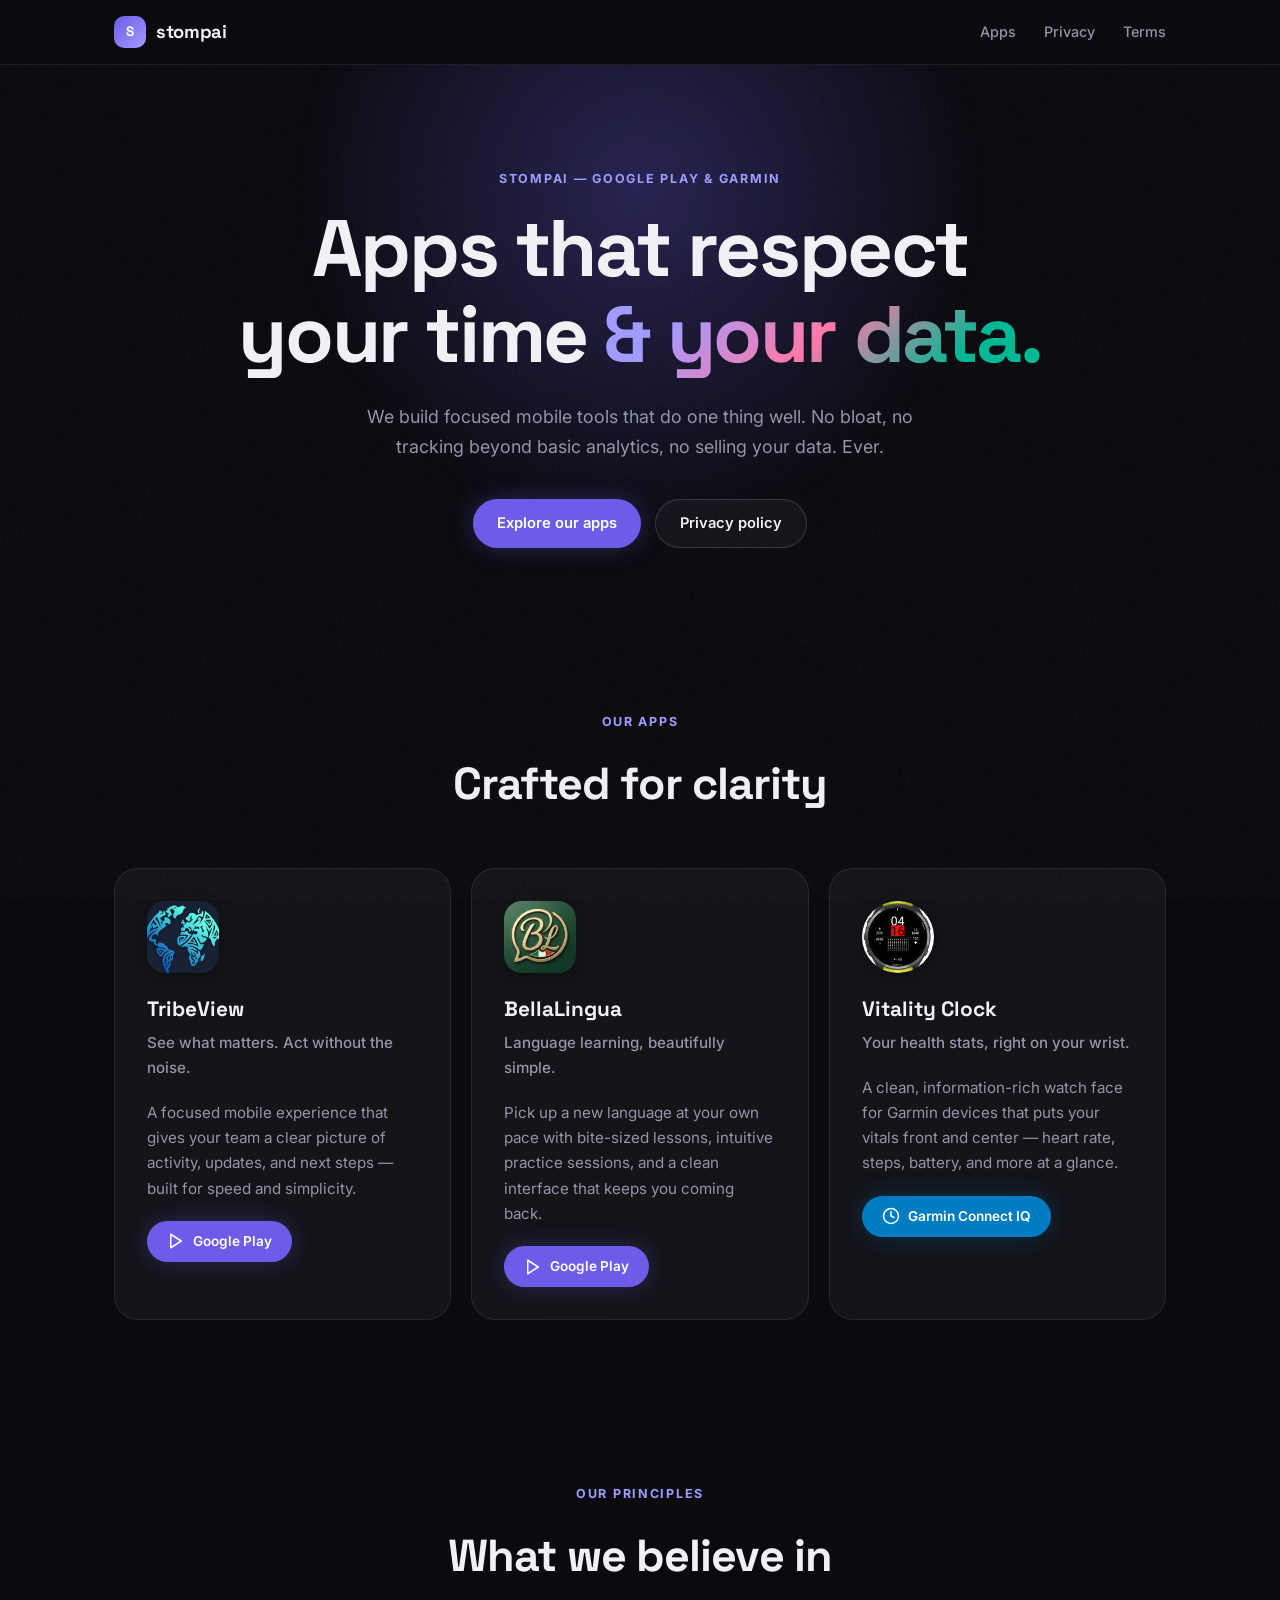
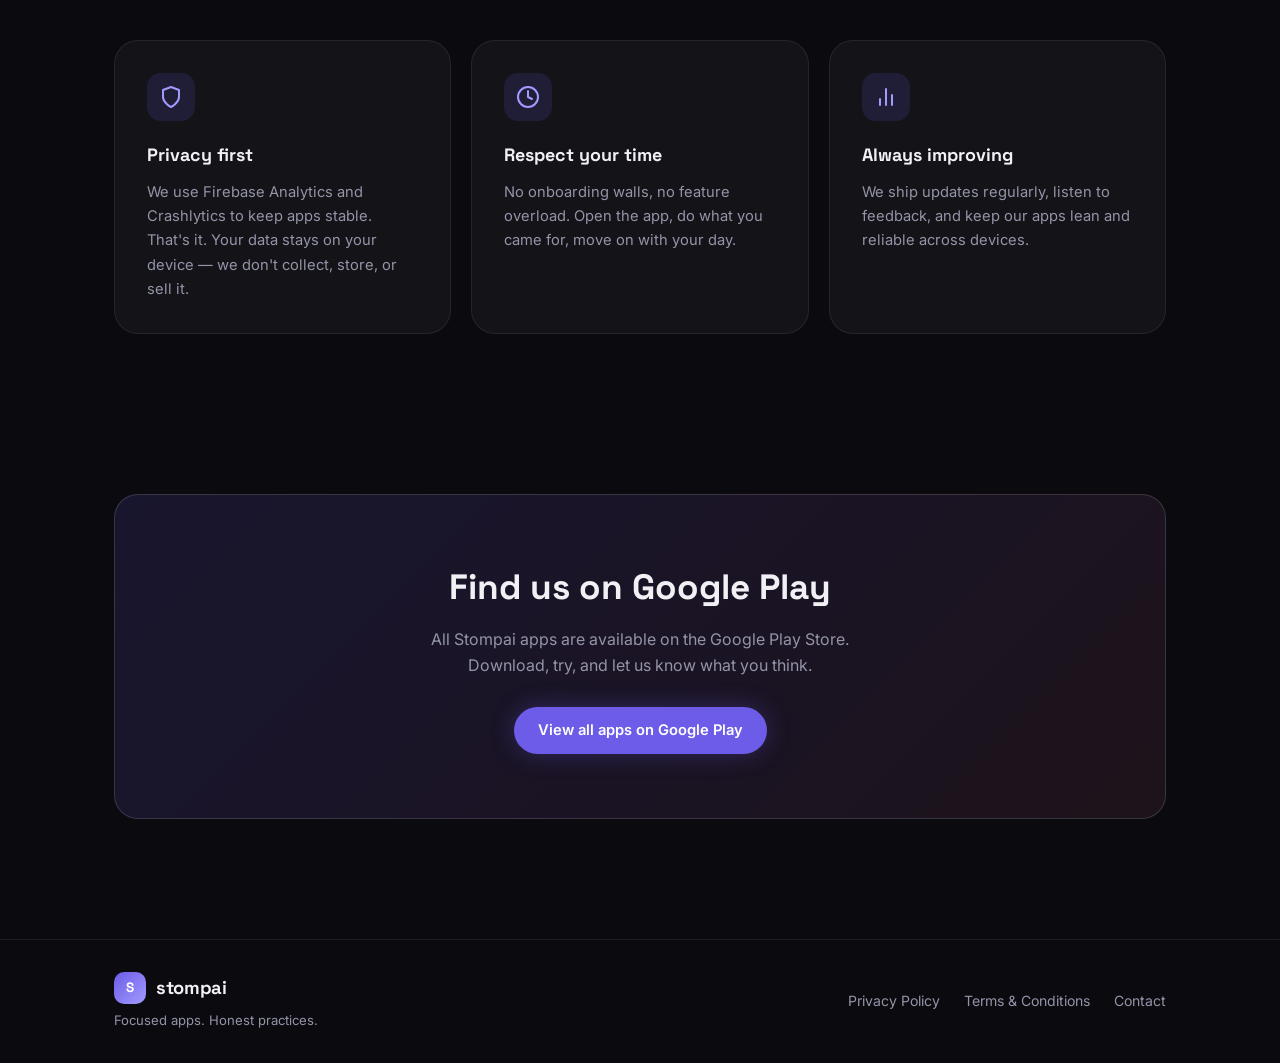
<file: index.html>
<!DOCTYPE html>
<html lang="en">
  <head>
    <meta charset="UTF-8" />
    <meta name="viewport" content="width=device-width, initial-scale=1.0" />
    <title>Stompai | Apps</title>
    <meta
      name="description"
      content="Stompai builds focused, beautifully crafted apps for Android and Garmin. Discover TribeView, BellaLingua, Vitality Clock, and more."
    />
    <link rel="preconnect" href="https://fonts.googleapis.com" />
    <link rel="preconnect" href="https://fonts.gstatic.com" crossorigin />
    <link
      href="https://fonts.googleapis.com/css2?family=Inter:wght@400;500;600;700;800&family=Space+Grotesk:wght@400;500;700&display=swap"
      rel="stylesheet"
    />
    <link rel="stylesheet" href="styles.css" />
  </head>
  <body>
    <div class="noise"></div>

    <nav class="topbar">
      <div class="topbar-inner">
        <a href="/" class="brand">
          <span class="brand-icon">S</span>
          <span>stompai</span>
        </a>
        <div class="nav-links">
          <a href="#apps">Apps</a>
          <a href="privacy.html">Privacy</a>
          <a href="terms.html">Terms</a>
        </div>
      </div>
    </nav>

    <header class="hero">
      <div class="hero-inner">
        <p class="eyebrow">Stompai &mdash; Google Play &amp; Garmin</p>
        <h1>Apps that respect your time <span class="gradient-text">&amp; your data.</span></h1>
        <p class="lede">
          We build focused mobile tools that do one thing well. No bloat, no tracking beyond basic analytics, no selling your data. Ever.
        </p>
        <div class="hero-actions">
          <a class="btn btn-primary" href="#apps">Explore our apps</a>
          <a class="btn btn-ghost" href="privacy.html">Privacy policy</a>
        </div>
      </div>
      <div class="hero-glow"></div>
    </header>

    <main>
      <section class="apps-section" id="apps">
        <div class="section-header">
          <p class="eyebrow">Our Apps</p>
          <h2>Crafted for clarity</h2>
        </div>

        <div class="app-grid">
          <article class="app-card">
            <img class="app-card-icon" src="images/tribeview-icon.png" alt="TribeView icon" />
            <div class="app-card-body">
              <h3>TribeView</h3>
              <p class="app-tagline">See what matters. Act without the noise.</p>
              <p>
                A focused mobile experience that gives your team a clear picture of activity, updates, and next steps &mdash; built for speed and simplicity.
              </p>
              <a
                class="btn btn-primary btn-sm"
                href="https://play.google.com/store/apps/developer?id=Stompai"
                target="_blank"
                rel="noreferrer"
              >
                <svg width="18" height="18" viewBox="0 0 24 24" fill="none" stroke="currentColor" stroke-width="2" stroke-linecap="round" stroke-linejoin="round"><polygon points="5 3 19 12 5 21 5 3"></polygon></svg>
                Google Play
              </a>
            </div>
          </article>

          <article class="app-card">
            <img class="app-card-icon" src="images/bellalingua-icon.png" alt="BellaLingua icon" />
            <div class="app-card-body">
              <h3>BellaLingua</h3>
              <p class="app-tagline">Language learning, beautifully simple.</p>
              <p>
                Pick up a new language at your own pace with bite-sized lessons, intuitive practice sessions, and a clean interface that keeps you coming back.
              </p>
              <a
                class="btn btn-primary btn-sm"
                href="https://play.google.com/store/apps/developer?id=Stompai"
                target="_blank"
                rel="noreferrer"
              >
                <svg width="18" height="18" viewBox="0 0 24 24" fill="none" stroke="currentColor" stroke-width="2" stroke-linecap="round" stroke-linejoin="round"><polygon points="5 3 19 12 5 21 5 3"></polygon></svg>
                Google Play
              </a>
            </div>
          </article>
          <article class="app-card">
            <img class="app-card-icon app-icon-round" src="images/vitalityclock-icon.png" alt="Vitality Clock icon" />
            <div class="app-card-body">
              <h3>Vitality Clock</h3>
              <p class="app-tagline">Your health stats, right on your wrist.</p>
              <p>
                A clean, information-rich watch face for Garmin devices that puts your vitals front and center &mdash; heart rate, steps, battery, and more at a glance.
              </p>
              <a
                class="btn btn-primary btn-sm btn-garmin"
                href="https://apps.garmin.com/apps/ab6be34b-d97b-4071-a771-ae3b7877f855"
                target="_blank"
                rel="noreferrer"
              >
                <svg width="18" height="18" viewBox="0 0 24 24" fill="none" stroke="currentColor" stroke-width="2" stroke-linecap="round" stroke-linejoin="round"><circle cx="12" cy="12" r="10"></circle><polyline points="12 6 12 12 16 14"></polyline></svg>
                Garmin Connect IQ
              </a>
            </div>
          </article>
        </div>
      </section>

      <section class="values-section">
        <div class="section-header">
          <p class="eyebrow">Our Principles</p>
          <h2>What we believe in</h2>
        </div>

        <div class="values-grid">
          <div class="value-card">
            <div class="value-icon">
              <svg width="24" height="24" viewBox="0 0 24 24" fill="none" stroke="currentColor" stroke-width="2" stroke-linecap="round" stroke-linejoin="round"><path d="M12 22s8-4 8-10V5l-8-3-8 3v7c0 6 8 10 8 10z"></path></svg>
            </div>
            <h3>Privacy first</h3>
            <p>We use Firebase Analytics and Crashlytics to keep apps stable. That's it. Your data stays on your device &mdash; we don't collect, store, or sell it.</p>
          </div>
          <div class="value-card">
            <div class="value-icon">
              <svg width="24" height="24" viewBox="0 0 24 24" fill="none" stroke="currentColor" stroke-width="2" stroke-linecap="round" stroke-linejoin="round"><circle cx="12" cy="12" r="10"></circle><polyline points="12 6 12 12 16 14"></polyline></svg>
            </div>
            <h3>Respect your time</h3>
            <p>No onboarding walls, no feature overload. Open the app, do what you came for, move on with your day.</p>
          </div>
          <div class="value-card">
            <div class="value-icon">
              <svg width="24" height="24" viewBox="0 0 24 24" fill="none" stroke="currentColor" stroke-width="2" stroke-linecap="round" stroke-linejoin="round"><path d="M18 20V10"></path><path d="M12 20V4"></path><path d="M6 20v-6"></path></svg>
            </div>
            <h3>Always improving</h3>
            <p>We ship updates regularly, listen to feedback, and keep our apps lean and reliable across devices.</p>
          </div>
        </div>
      </section>

      <section class="cta-section">
        <div class="cta-card">
          <h2>Find us on Google Play</h2>
          <p>All Stompai apps are available on the Google Play Store. Download, try, and let us know what you think.</p>
          <a
            class="btn btn-primary"
            href="https://play.google.com/store/apps/developer?id=Stompai"
            target="_blank"
            rel="noreferrer"
          >
            View all apps on Google Play
          </a>
        </div>
      </section>
    </main>

    <footer class="site-footer">
      <div class="footer-inner">
        <div class="footer-brand">
          <a href="/" class="brand">
            <span class="brand-icon">S</span>
            <span>stompai</span>
          </a>
          <p class="footer-copy">Focused apps. Honest practices.</p>
        </div>
        <div class="footer-links">
          <a href="privacy.html">Privacy Policy</a>
          <a href="terms.html">Terms &amp; Conditions</a>
          <a href="mailto:support@stompai.com">Contact</a>
        </div>
      </div>
    </footer>
  </body>
</html>
</file>
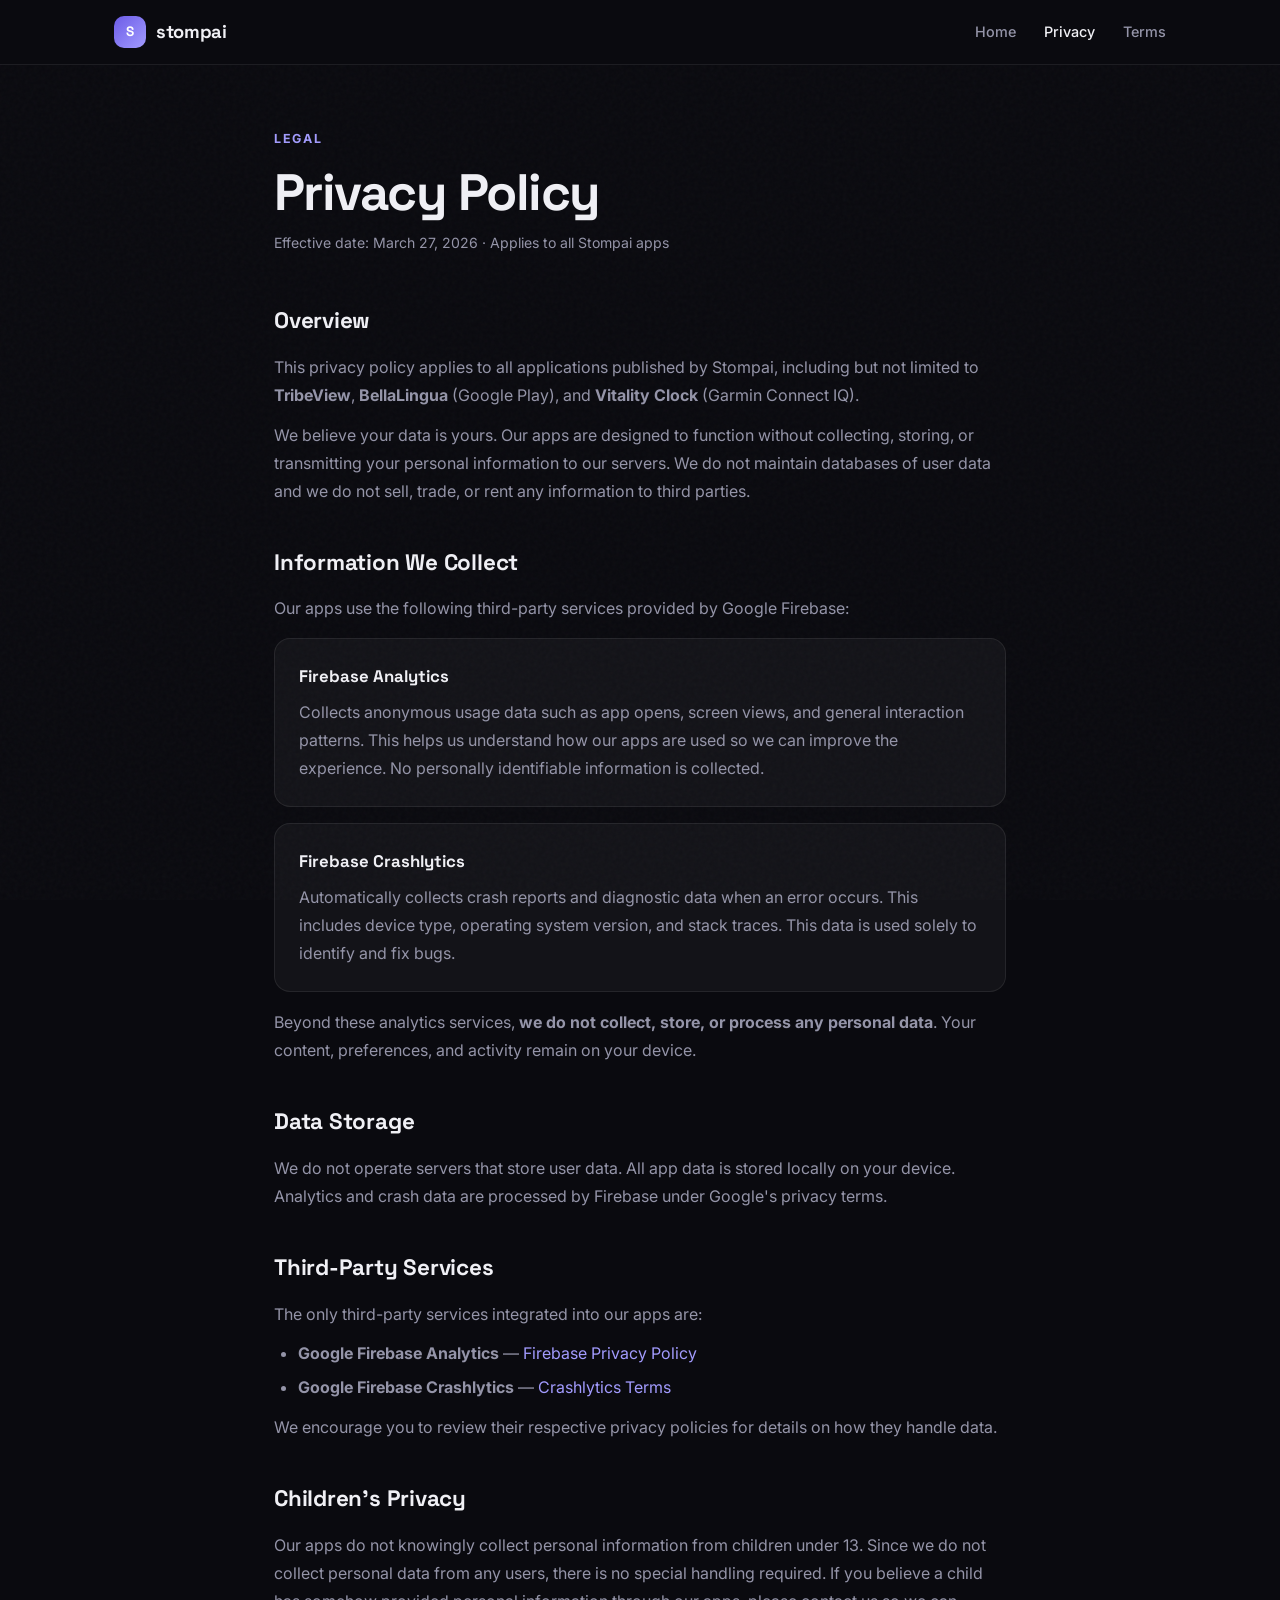
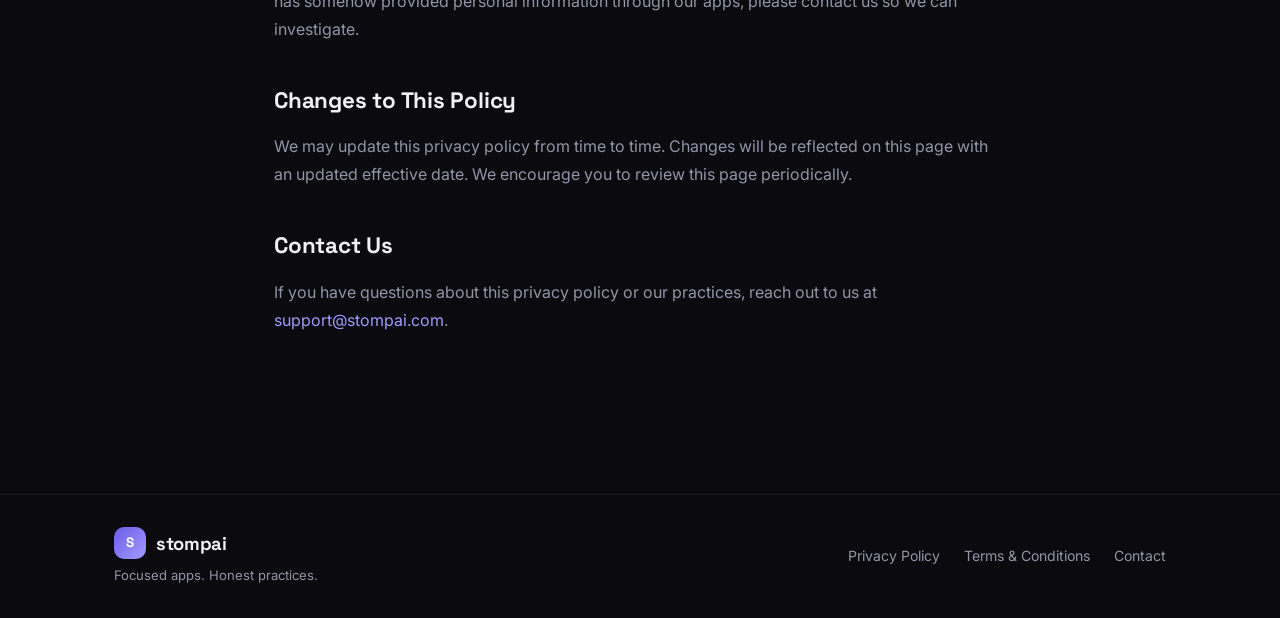
<file: privacy.html>
<!DOCTYPE html>
<html lang="en">
  <head>
    <meta charset="UTF-8" />
    <meta name="viewport" content="width=device-width, initial-scale=1.0" />
    <title>Privacy Policy | Stompai</title>
    <meta name="description" content="Privacy policy for all Stompai apps including TribeView and BellaLingua." />
    <link rel="preconnect" href="https://fonts.googleapis.com" />
    <link rel="preconnect" href="https://fonts.gstatic.com" crossorigin />
    <link
      href="https://fonts.googleapis.com/css2?family=Inter:wght@400;500;600;700;800&family=Space+Grotesk:wght@400;500;700&display=swap"
      rel="stylesheet"
    />
    <link rel="stylesheet" href="styles.css" />
  </head>
  <body>
    <div class="noise"></div>

    <nav class="topbar">
      <div class="topbar-inner">
        <a href="/" class="brand">
          <span class="brand-icon">S</span>
          <span>stompai</span>
        </a>
        <div class="nav-links">
          <a href="/">Home</a>
          <a href="privacy.html" class="active">Privacy</a>
          <a href="terms.html">Terms</a>
        </div>
      </div>
    </nav>

    <main class="legal-page">
      <div class="legal-header">
        <p class="eyebrow">Legal</p>
        <h1>Privacy Policy</h1>
        <p class="legal-meta">Effective date: March 27, 2026 &middot; Applies to all Stompai apps</p>
      </div>

      <div class="legal-body">
        <section>
          <h2>Overview</h2>
          <p>
            This privacy policy applies to all applications published by Stompai, including but not limited to <strong>TribeView</strong>, <strong>BellaLingua</strong> (Google Play), and <strong>Vitality Clock</strong> (Garmin Connect IQ).
          </p>
          <p>
            We believe your data is yours. Our apps are designed to function without collecting, storing, or transmitting your personal information to our servers. We do not maintain databases of user data and we do not sell, trade, or rent any information to third parties.
          </p>
        </section>

        <section>
          <h2>Information We Collect</h2>
          <p>Our apps use the following third-party services provided by Google Firebase:</p>
          <div class="legal-card">
            <h3>Firebase Analytics</h3>
            <p>Collects anonymous usage data such as app opens, screen views, and general interaction patterns. This helps us understand how our apps are used so we can improve the experience. No personally identifiable information is collected.</p>
          </div>
          <div class="legal-card">
            <h3>Firebase Crashlytics</h3>
            <p>Automatically collects crash reports and diagnostic data when an error occurs. This includes device type, operating system version, and stack traces. This data is used solely to identify and fix bugs.</p>
          </div>
          <p>
            Beyond these analytics services, <strong>we do not collect, store, or process any personal data</strong>. Your content, preferences, and activity remain on your device.
          </p>
        </section>

        <section>
          <h2>Data Storage</h2>
          <p>
            We do not operate servers that store user data. All app data is stored locally on your device. Analytics and crash data are processed by Firebase under Google's privacy terms.
          </p>
        </section>

        <section>
          <h2>Third-Party Services</h2>
          <p>The only third-party services integrated into our apps are:</p>
          <ul>
            <li><strong>Google Firebase Analytics</strong> &mdash; <a href="https://firebase.google.com/support/privacy" target="_blank" rel="noreferrer">Firebase Privacy Policy</a></li>
            <li><strong>Google Firebase Crashlytics</strong> &mdash; <a href="https://firebase.google.com/terms/crashlytics" target="_blank" rel="noreferrer">Crashlytics Terms</a></li>
          </ul>
          <p>We encourage you to review their respective privacy policies for details on how they handle data.</p>
        </section>

        <section>
          <h2>Children's Privacy</h2>
          <p>
            Our apps do not knowingly collect personal information from children under 13. Since we do not collect personal data from any users, there is no special handling required. If you believe a child has somehow provided personal information through our apps, please contact us so we can investigate.
          </p>
        </section>

        <section>
          <h2>Changes to This Policy</h2>
          <p>
            We may update this privacy policy from time to time. Changes will be reflected on this page with an updated effective date. We encourage you to review this page periodically.
          </p>
        </section>

        <section>
          <h2>Contact Us</h2>
          <p>
            If you have questions about this privacy policy or our practices, reach out to us at
            <a href="mailto:support@stompai.com">support@stompai.com</a>.
          </p>
        </section>
      </div>
    </main>

    <footer class="site-footer">
      <div class="footer-inner">
        <div class="footer-brand">
          <a href="/" class="brand">
            <span class="brand-icon">S</span>
            <span>stompai</span>
          </a>
          <p class="footer-copy">Focused apps. Honest practices.</p>
        </div>
        <div class="footer-links">
          <a href="privacy.html">Privacy Policy</a>
          <a href="terms.html">Terms &amp; Conditions</a>
          <a href="mailto:support@stompai.com">Contact</a>
        </div>
      </div>
    </footer>
  </body>
</html>
</file>
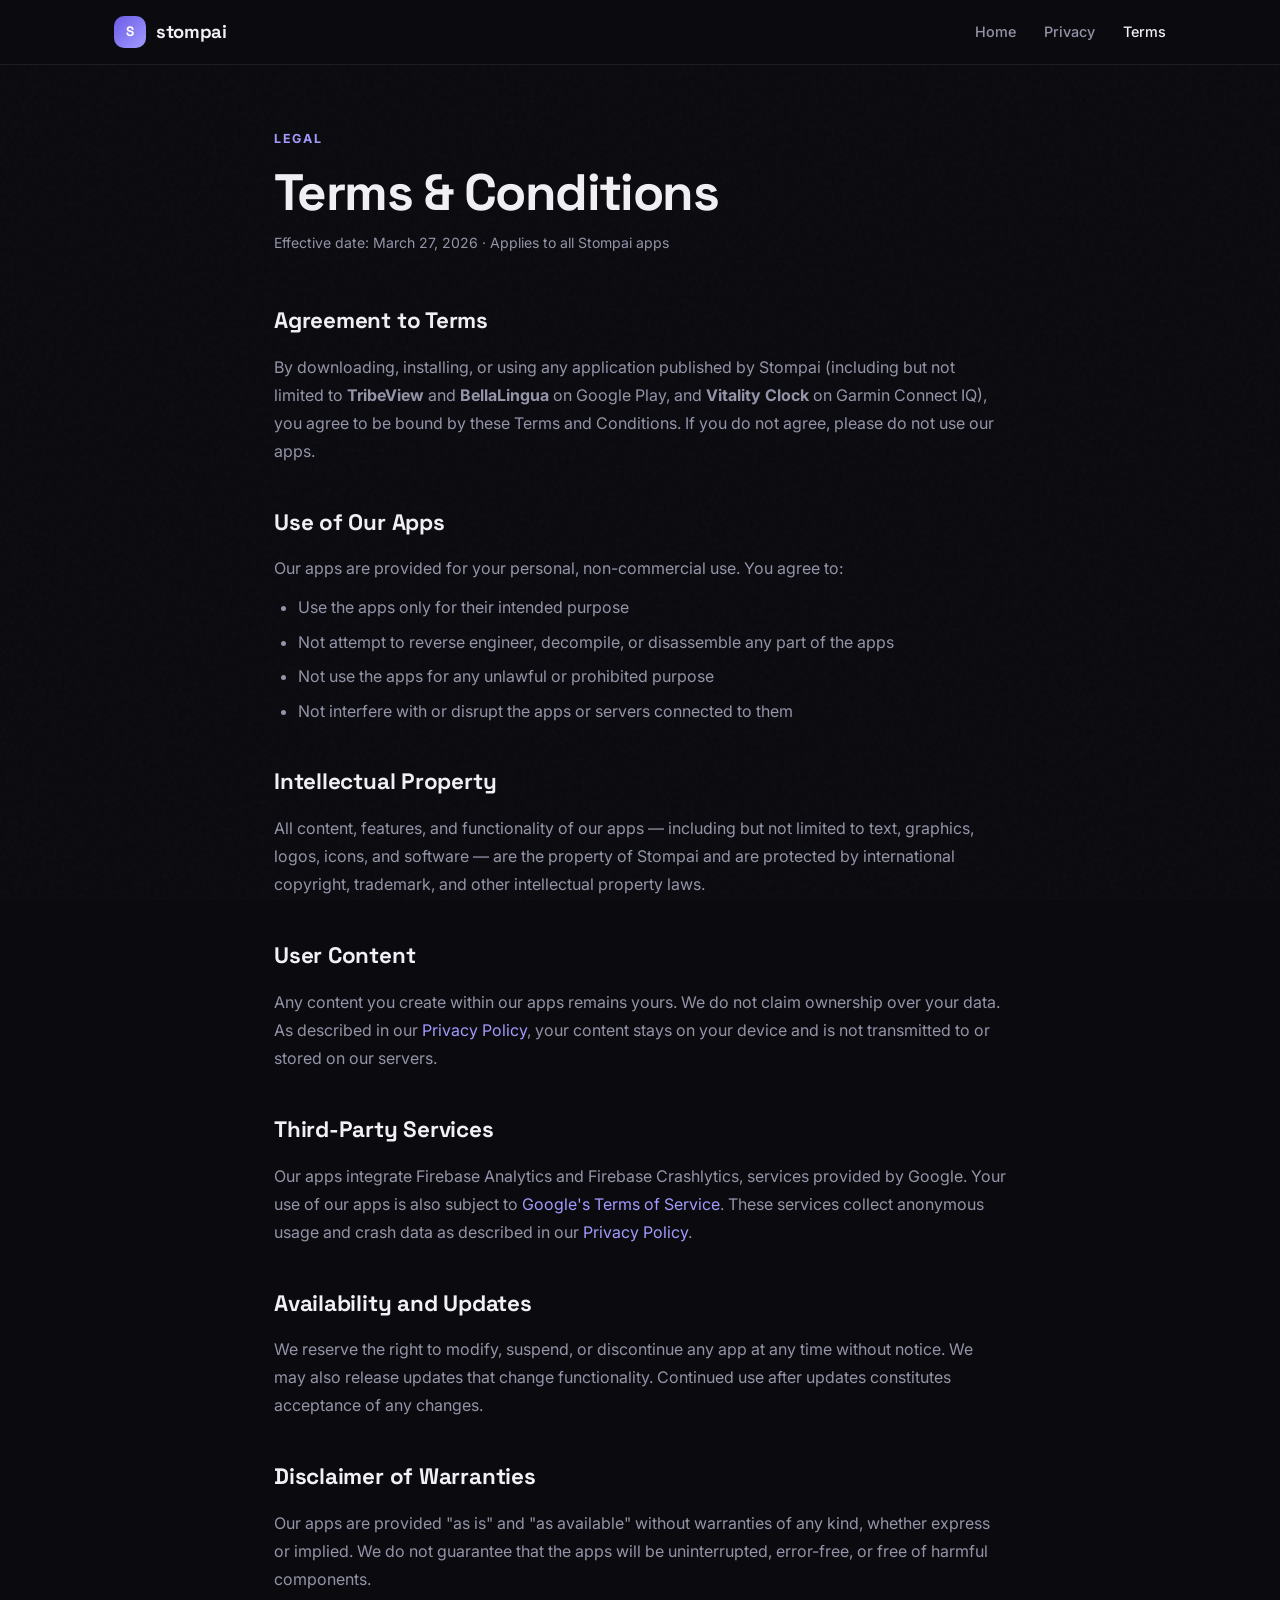
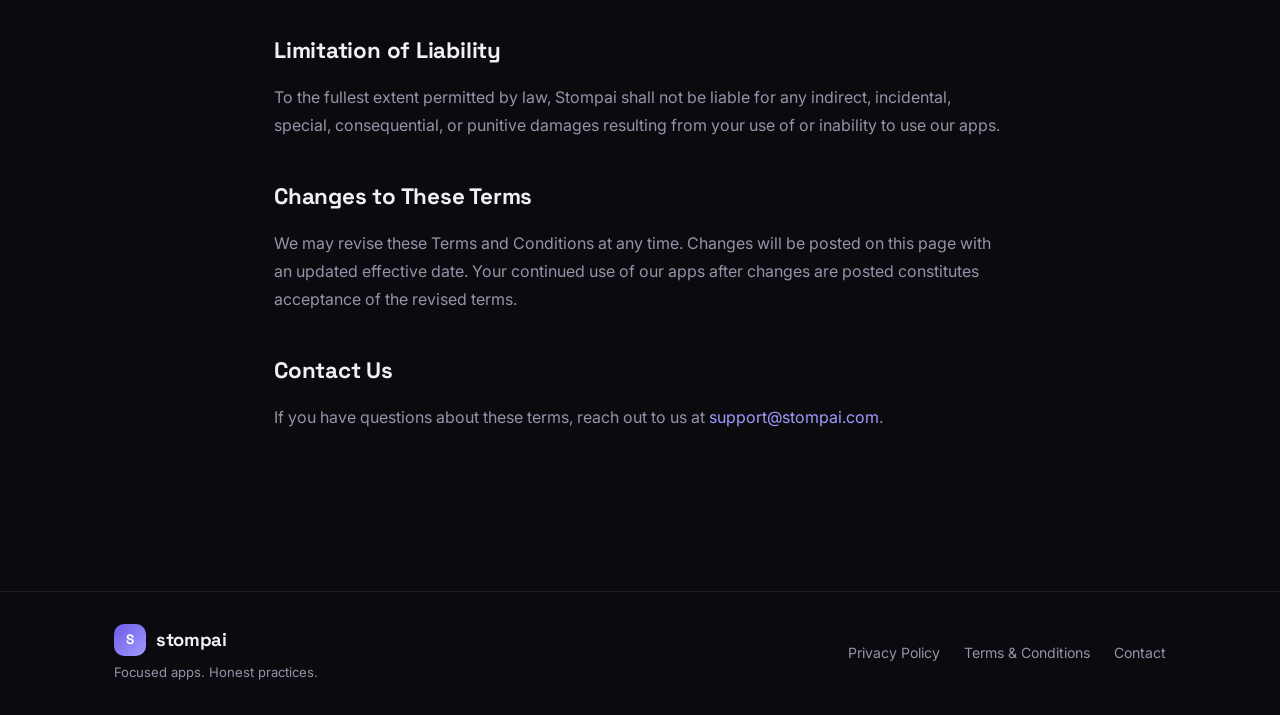
<file: terms.html>
<!DOCTYPE html>
<html lang="en">
  <head>
    <meta charset="UTF-8" />
    <meta name="viewport" content="width=device-width, initial-scale=1.0" />
    <title>Terms &amp; Conditions | Stompai</title>
    <meta name="description" content="Terms and conditions for all Stompai apps including TribeView and BellaLingua." />
    <link rel="preconnect" href="https://fonts.googleapis.com" />
    <link rel="preconnect" href="https://fonts.gstatic.com" crossorigin />
    <link
      href="https://fonts.googleapis.com/css2?family=Inter:wght@400;500;600;700;800&family=Space+Grotesk:wght@400;500;700&display=swap"
      rel="stylesheet"
    />
    <link rel="stylesheet" href="styles.css" />
  </head>
  <body>
    <div class="noise"></div>

    <nav class="topbar">
      <div class="topbar-inner">
        <a href="/" class="brand">
          <span class="brand-icon">S</span>
          <span>stompai</span>
        </a>
        <div class="nav-links">
          <a href="/">Home</a>
          <a href="privacy.html">Privacy</a>
          <a href="terms.html" class="active">Terms</a>
        </div>
      </div>
    </nav>

    <main class="legal-page">
      <div class="legal-header">
        <p class="eyebrow">Legal</p>
        <h1>Terms &amp; Conditions</h1>
        <p class="legal-meta">Effective date: March 27, 2026 &middot; Applies to all Stompai apps</p>
      </div>

      <div class="legal-body">
        <section>
          <h2>Agreement to Terms</h2>
          <p>
            By downloading, installing, or using any application published by Stompai (including but not limited to <strong>TribeView</strong> and <strong>BellaLingua</strong> on Google Play, and <strong>Vitality Clock</strong> on Garmin Connect IQ), you agree to be bound by these Terms and Conditions. If you do not agree, please do not use our apps.
          </p>
        </section>

        <section>
          <h2>Use of Our Apps</h2>
          <p>Our apps are provided for your personal, non-commercial use. You agree to:</p>
          <ul>
            <li>Use the apps only for their intended purpose</li>
            <li>Not attempt to reverse engineer, decompile, or disassemble any part of the apps</li>
            <li>Not use the apps for any unlawful or prohibited purpose</li>
            <li>Not interfere with or disrupt the apps or servers connected to them</li>
          </ul>
        </section>

        <section>
          <h2>Intellectual Property</h2>
          <p>
            All content, features, and functionality of our apps &mdash; including but not limited to text, graphics, logos, icons, and software &mdash; are the property of Stompai and are protected by international copyright, trademark, and other intellectual property laws.
          </p>
        </section>

        <section>
          <h2>User Content</h2>
          <p>
            Any content you create within our apps remains yours. We do not claim ownership over your data. As described in our <a href="privacy.html">Privacy Policy</a>, your content stays on your device and is not transmitted to or stored on our servers.
          </p>
        </section>

        <section>
          <h2>Third-Party Services</h2>
          <p>
            Our apps integrate Firebase Analytics and Firebase Crashlytics, services provided by Google. Your use of our apps is also subject to <a href="https://policies.google.com/terms" target="_blank" rel="noreferrer">Google's Terms of Service</a>. These services collect anonymous usage and crash data as described in our <a href="privacy.html">Privacy Policy</a>.
          </p>
        </section>

        <section>
          <h2>Availability and Updates</h2>
          <p>
            We reserve the right to modify, suspend, or discontinue any app at any time without notice. We may also release updates that change functionality. Continued use after updates constitutes acceptance of any changes.
          </p>
        </section>

        <section>
          <h2>Disclaimer of Warranties</h2>
          <p>
            Our apps are provided "as is" and "as available" without warranties of any kind, whether express or implied. We do not guarantee that the apps will be uninterrupted, error-free, or free of harmful components.
          </p>
        </section>

        <section>
          <h2>Limitation of Liability</h2>
          <p>
            To the fullest extent permitted by law, Stompai shall not be liable for any indirect, incidental, special, consequential, or punitive damages resulting from your use of or inability to use our apps.
          </p>
        </section>

        <section>
          <h2>Changes to These Terms</h2>
          <p>
            We may revise these Terms and Conditions at any time. Changes will be posted on this page with an updated effective date. Your continued use of our apps after changes are posted constitutes acceptance of the revised terms.
          </p>
        </section>

        <section>
          <h2>Contact Us</h2>
          <p>
            If you have questions about these terms, reach out to us at
            <a href="mailto:support@stompai.com">support@stompai.com</a>.
          </p>
        </section>
      </div>
    </main>

    <footer class="site-footer">
      <div class="footer-inner">
        <div class="footer-brand">
          <a href="/" class="brand">
            <span class="brand-icon">S</span>
            <span>stompai</span>
          </a>
          <p class="footer-copy">Focused apps. Honest practices.</p>
        </div>
        <div class="footer-links">
          <a href="privacy.html">Privacy Policy</a>
          <a href="terms.html">Terms &amp; Conditions</a>
          <a href="mailto:support@stompai.com">Contact</a>
        </div>
      </div>
    </footer>
  </body>
</html>
</file>
<file: styles.css>
:root {
  --bg: #0a0a0f;
  --bg-elevated: #12121a;
  --surface: rgba(255, 255, 255, 0.04);
  --surface-hover: rgba(255, 255, 255, 0.07);
  --border: rgba(255, 255, 255, 0.08);
  --border-bright: rgba(255, 255, 255, 0.14);
  --ink: #f0f0f5;
  --ink-muted: #9494a8;
  --accent: #6c5ce7;
  --accent-bright: #a29bfe;
  --accent-glow: rgba(108, 92, 231, 0.3);
  --tribeview: #00b894;
  --bellalingua: #fd79a8;
  --radius: 16px;
  --radius-lg: 24px;
  --shadow: 0 8px 32px rgba(0, 0, 0, 0.4);
}

* {
  box-sizing: border-box;
  margin: 0;
  padding: 0;
}

html {
  scroll-behavior: smooth;
}

body {
  font-family: "Inter", -apple-system, BlinkMacSystemFont, sans-serif;
  color: var(--ink);
  background: var(--bg);
  line-height: 1.6;
  -webkit-font-smoothing: antialiased;
  overflow-x: hidden;
}

.noise {
  position: fixed;
  inset: 0;
  z-index: 0;
  opacity: 0.03;
  background-image: url("data:image/svg+xml,%3Csvg viewBox='0 0 256 256' xmlns='http://www.w3.org/2000/svg'%3E%3Cfilter id='n'%3E%3CfeTurbulence type='fractalNoise' baseFrequency='0.9' numOctaves='4' stitchTiles='stitch'/%3E%3C/filter%3E%3Crect width='100%25' height='100%25' filter='url(%23n)'/%3E%3C/svg%3E");
  pointer-events: none;
}

a {
  color: var(--accent-bright);
  text-decoration: none;
  transition: color 0.2s;
}

a:hover {
  color: #fff;
}

/* ===== NAV ===== */

.topbar {
  position: sticky;
  top: 0;
  z-index: 100;
  padding: 16px 0;
  backdrop-filter: blur(20px);
  background: rgba(10, 10, 15, 0.8);
  border-bottom: 1px solid var(--border);
}

.topbar-inner {
  display: flex;
  align-items: center;
  justify-content: space-between;
  max-width: 1100px;
  margin: 0 auto;
  padding: 0 24px;
}

.brand {
  display: flex;
  align-items: center;
  gap: 10px;
  font-family: "Space Grotesk", sans-serif;
  font-weight: 700;
  font-size: 1.15rem;
  color: var(--ink);
  text-decoration: none;
  letter-spacing: -0.02em;
}

.brand:hover {
  color: var(--ink);
}

.brand-icon {
  display: flex;
  align-items: center;
  justify-content: center;
  width: 32px;
  height: 32px;
  border-radius: 10px;
  background: linear-gradient(135deg, var(--accent), #a29bfe);
  color: #fff;
  font-size: 0.85rem;
  font-weight: 800;
}

.nav-links {
  display: flex;
  gap: 28px;
}

.nav-links a {
  color: var(--ink-muted);
  font-size: 0.9rem;
  font-weight: 500;
  text-decoration: none;
  transition: color 0.2s;
}

.nav-links a:hover,
.nav-links a.active {
  color: var(--ink);
}

/* ===== HERO ===== */

.hero {
  position: relative;
  max-width: 1100px;
  margin: 0 auto;
  padding: 100px 24px 80px;
  text-align: center;
  overflow: hidden;
}

.hero-inner {
  position: relative;
  z-index: 1;
}

.hero-glow {
  position: absolute;
  top: -40%;
  left: 50%;
  transform: translateX(-50%);
  width: 700px;
  height: 700px;
  background: radial-gradient(circle, var(--accent-glow) 0%, transparent 70%);
  pointer-events: none;
  z-index: 0;
}

.eyebrow {
  display: inline-block;
  margin-bottom: 16px;
  font-size: 0.78rem;
  font-weight: 700;
  text-transform: uppercase;
  letter-spacing: 0.14em;
  color: var(--accent-bright);
}

h1 {
  font-family: "Space Grotesk", sans-serif;
  font-size: clamp(2.8rem, 7vw, 5rem);
  font-weight: 800;
  line-height: 1.08;
  letter-spacing: -0.03em;
  max-width: 16ch;
  margin: 0 auto;
}

.gradient-text {
  background: linear-gradient(135deg, var(--accent-bright) 20%, #fd79a8 50%, #00b894 80%);
  -webkit-background-clip: text;
  background-clip: text;
  -webkit-text-fill-color: transparent;
}

.lede {
  max-width: 52ch;
  margin: 24px auto 0;
  font-size: 1.12rem;
  color: var(--ink-muted);
  line-height: 1.7;
}

.hero-actions {
  display: flex;
  justify-content: center;
  gap: 14px;
  margin-top: 36px;
  flex-wrap: wrap;
}

/* ===== BUTTONS ===== */

.btn {
  display: inline-flex;
  align-items: center;
  gap: 8px;
  padding: 12px 24px;
  border-radius: 999px;
  font-size: 0.92rem;
  font-weight: 600;
  text-decoration: none;
  transition: all 0.2s ease;
  cursor: pointer;
  border: none;
}

.btn-primary {
  background: var(--accent);
  color: #fff;
  box-shadow: 0 0 24px var(--accent-glow);
}

.btn-primary:hover {
  background: #7c6ef0;
  color: #fff;
  transform: translateY(-1px);
  box-shadow: 0 0 36px var(--accent-glow);
}

.btn-ghost {
  background: var(--surface);
  color: var(--ink);
  border: 1px solid var(--border-bright);
}

.btn-ghost:hover {
  background: var(--surface-hover);
  color: var(--ink);
  transform: translateY(-1px);
}

.btn-sm {
  padding: 10px 20px;
  font-size: 0.85rem;
}

/* ===== SECTIONS ===== */

.apps-section,
.values-section,
.cta-section {
  max-width: 1100px;
  margin: 0 auto;
  padding: 80px 24px;
}

.section-header {
  text-align: center;
  margin-bottom: 48px;
}

.section-header h2 {
  font-family: "Space Grotesk", sans-serif;
  font-size: clamp(1.8rem, 4vw, 2.8rem);
  font-weight: 700;
  letter-spacing: -0.02em;
}

/* ===== APP CARDS ===== */

.app-grid {
  display: grid;
  grid-template-columns: repeat(3, 1fr);
  gap: 20px;
}

.app-card {
  display: flex;
  flex-direction: column;
  gap: 20px;
  padding: 32px;
  border-radius: var(--radius-lg);
  background: var(--surface);
  border: 1px solid var(--border);
  transition: all 0.3s ease;
}

.app-card:hover {
  border-color: var(--border-bright);
  background: var(--surface-hover);
  box-shadow: var(--shadow);
}

.app-card-icon {
  flex-shrink: 0;
  width: 72px;
  height: 72px;
  border-radius: 18px;
  object-fit: cover;
  box-shadow: 0 4px 16px rgba(0, 0, 0, 0.3);
}

.app-icon-round {
  border-radius: 50%;
}

.btn-garmin {
  background: #007cc3;
  box-shadow: 0 0 24px rgba(0, 124, 195, 0.3);
}

.btn-garmin:hover {
  background: #0091e5;
  box-shadow: 0 0 36px rgba(0, 124, 195, 0.4);
}

.app-card-body h3 {
  font-family: "Space Grotesk", sans-serif;
  font-size: 1.3rem;
  font-weight: 700;
  margin-bottom: 4px;
}

.app-tagline {
  font-size: 0.88rem;
  color: var(--ink-muted);
  font-weight: 500;
  margin-bottom: 12px;
}

.app-card-body p {
  color: var(--ink-muted);
  font-size: 0.95rem;
  line-height: 1.65;
  margin-bottom: 20px;
}

/* ===== VALUES ===== */

.values-grid {
  display: grid;
  grid-template-columns: repeat(3, 1fr);
  gap: 20px;
}

.value-card {
  padding: 32px;
  border-radius: var(--radius-lg);
  background: var(--surface);
  border: 1px solid var(--border);
  transition: all 0.3s ease;
}

.value-card:hover {
  border-color: var(--border-bright);
  background: var(--surface-hover);
}

.value-icon {
  display: flex;
  align-items: center;
  justify-content: center;
  width: 48px;
  height: 48px;
  margin-bottom: 20px;
  border-radius: 14px;
  background: rgba(108, 92, 231, 0.15);
  color: var(--accent-bright);
}

.value-card h3 {
  font-family: "Space Grotesk", sans-serif;
  font-size: 1.12rem;
  font-weight: 700;
  margin-bottom: 10px;
}

.value-card p {
  color: var(--ink-muted);
  font-size: 0.92rem;
  line-height: 1.65;
}

/* ===== CTA ===== */

.cta-card {
  text-align: center;
  padding: 64px 32px;
  border-radius: var(--radius-lg);
  background: linear-gradient(135deg, rgba(108, 92, 231, 0.15), rgba(253, 121, 168, 0.08));
  border: 1px solid var(--border-bright);
}

.cta-card h2 {
  font-family: "Space Grotesk", sans-serif;
  font-size: clamp(1.6rem, 3vw, 2.2rem);
  font-weight: 700;
  margin-bottom: 12px;
}

.cta-card p {
  color: var(--ink-muted);
  max-width: 48ch;
  margin: 0 auto 28px;
  font-size: 1rem;
}

/* ===== FOOTER ===== */

.site-footer {
  border-top: 1px solid var(--border);
  margin-top: 40px;
}

.footer-inner {
  display: flex;
  align-items: center;
  justify-content: space-between;
  max-width: 1100px;
  margin: 0 auto;
  padding: 32px 24px;
}

.footer-copy {
  margin-top: 6px;
  font-size: 0.82rem;
  color: var(--ink-muted);
}

.footer-links {
  display: flex;
  gap: 24px;
}

.footer-links a {
  color: var(--ink-muted);
  font-size: 0.88rem;
  text-decoration: none;
}

.footer-links a:hover {
  color: var(--ink);
}

/* ===== LEGAL PAGES ===== */

.legal-page {
  max-width: 780px;
  margin: 0 auto;
  padding: 60px 24px 80px;
}

.legal-header {
  margin-bottom: 48px;
}

.legal-header h1 {
  font-size: clamp(2.2rem, 5vw, 3.2rem);
  text-align: left;
  max-width: 100%;
}

.legal-meta {
  margin-top: 12px;
  font-size: 0.88rem;
  color: var(--ink-muted);
}

.legal-body section {
  margin-bottom: 40px;
}

.legal-body h2 {
  font-family: "Space Grotesk", sans-serif;
  font-size: 1.4rem;
  font-weight: 700;
  margin-bottom: 14px;
  letter-spacing: -0.01em;
}

.legal-body p {
  color: var(--ink-muted);
  margin-bottom: 12px;
  line-height: 1.75;
}

.legal-body ul {
  color: var(--ink-muted);
  padding-left: 24px;
  margin-bottom: 12px;
}

.legal-body li {
  margin-bottom: 8px;
  line-height: 1.65;
}

.legal-body a {
  color: var(--accent-bright);
}

.legal-body a:hover {
  text-decoration: underline;
}

.legal-card {
  padding: 24px;
  margin: 16px 0;
  border-radius: var(--radius);
  background: var(--surface);
  border: 1px solid var(--border);
}

.legal-card h3 {
  font-family: "Space Grotesk", sans-serif;
  font-size: 1.05rem;
  font-weight: 700;
  margin-bottom: 8px;
  color: var(--ink);
}

.legal-card p {
  margin-bottom: 0;
}

/* ===== RESPONSIVE ===== */

@media (max-width: 960px) {
  .app-grid {
    grid-template-columns: 1fr;
  }

  .app-card {
    flex-direction: row;
  }

  .values-grid {
    grid-template-columns: 1fr;
  }
}

@media (max-width: 640px) {
  .hero {
    padding: 60px 20px 50px;
  }

  h1 {
    font-size: clamp(2.2rem, 10vw, 3.2rem);
  }

  .app-card {
    flex-direction: column;
    gap: 16px;
  }

  .topbar-inner {
    padding: 0 16px;
  }

  .nav-links {
    gap: 18px;
  }

  .footer-inner {
    flex-direction: column;
    gap: 20px;
    text-align: center;
  }

  .cta-card {
    padding: 40px 20px;
  }

  .apps-section,
  .values-section,
  .cta-section {
    padding: 50px 20px;
  }
}
</file>
